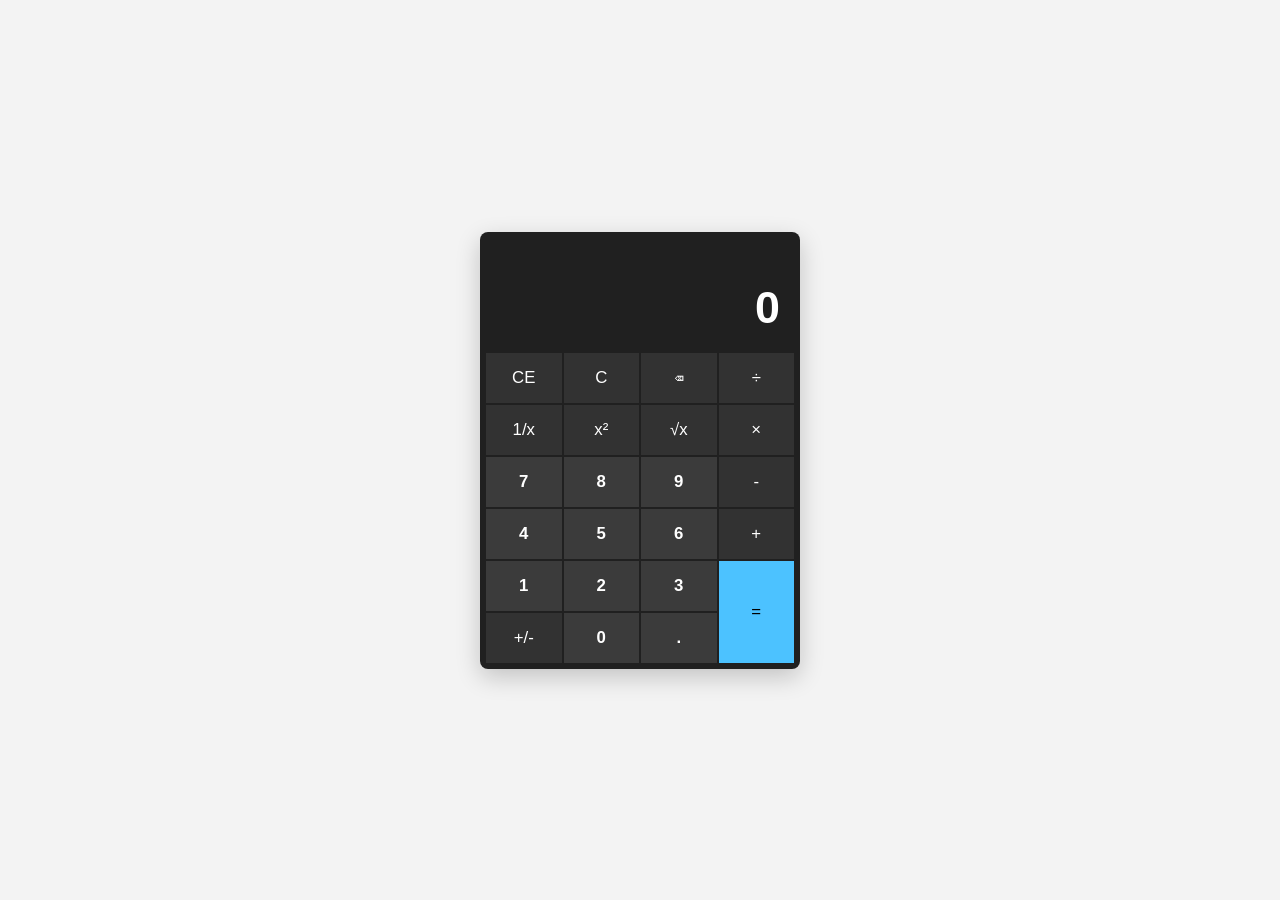
<file: index.html>
<!DOCTYPE html>
<html lang="ko">
<head>
    <meta charset="UTF-8">
    <meta name="viewport" content="width=device-width, initial-scale=1.0">
    <title>윈도우 스타일 계산기</title>
    <link rel="stylesheet" href="style.css">
</head>
<body>

    <div class="calculator">
        <!-- 상단 수식 및 결과 디스플레이 -->
        <div class="display-container">
            <div class="formula" id="formula"></div>
            <input type="text" class="display" id="display" readonly value="0">
        </div>
        
        <!-- 버튼 배열 -->
        <div class="buttons">
            <!-- 윈도우 계산기 상단 특수 기능 -->
            <button class="btn-func" onclick="clearDisplay()">CE</button>
            <button class="btn-func" onclick="clearAll()">C</button>
            <button class="btn-func" onclick="deleteLast()">⌫</button>
            <button class="btn-op" onclick="setOperator('/')">÷</button>

            <button class="btn-func" onclick="fraction()">1/x</button>
            <button class="btn-func" onclick="square()">x²</button>
            <button class="btn-func" onclick="sqrt()">√x</button>
            <button class="btn-op" onclick="setOperator('*')">×</button>

            <!-- 숫자 및 사칙연산 -->
            <button class="btn-num" onclick="appendNumber('7')">7</button>
            <button class="btn-num" onclick="appendNumber('8')">8</button>
            <button class="btn-num" onclick="appendNumber('9')">9</button>
            <button class="btn-op" onclick="setOperator('-')">-</button>

            <button class="btn-num" onclick="appendNumber('4')">4</button>
            <button class="btn-num" onclick="appendNumber('5')">5</button>
            <button class="btn-num" onclick="appendNumber('6')">6</button>
            <button class="btn-op" onclick="setOperator('+')">+</button>

            <button class="btn-num" onclick="appendNumber('1')">1</button>
            <button class="btn-num" onclick="appendNumber('2')">2</button>
            <button class="btn-num" onclick="appendNumber('3')">3</button>
            <button class="btn-op btn-equal" onclick="calculate()">=</button>

            <button class="btn-func" onclick="toggleSign()">+/-</button>
            <button class="btn-num" onclick="appendNumber('0')">0</button>
            <button class="btn-num" onclick="appendDot()">.</button>
        </div>
    </div>

    <script src="script.js"></script>
</body>
</html>
</file>
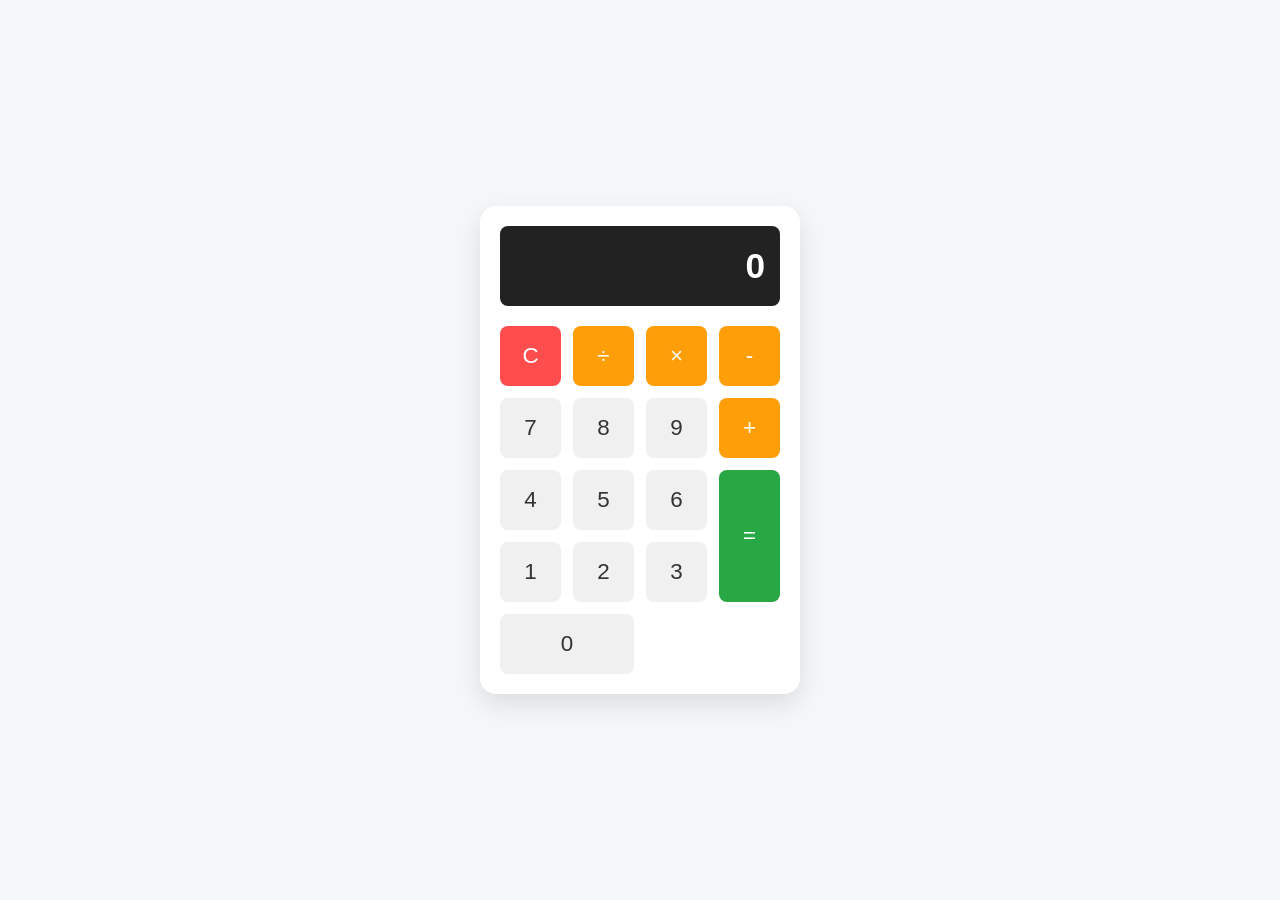
<file: .github/index.html>
<!DOCTYPE html>
<html lang="ko">
<head>
  <meta charset="UTF-8">
  <meta name="viewport" content="width=device-width, initial-scale=1.0">
  <title>사칙연산 계산기</title>
  <link rel="stylesheet" href="style.css">
</head>
<body>
  <div class="calculator">
    <div id="display" class="display">0</div>
    <div class="buttons">
      <button class="btn btn-clear" onclick="clearDisplay()">C</button>
      <button class="btn btn-operator" onclick="appendOperator('/')">÷</button>
      <button class="btn btn-operator" onclick="appendOperator('*')">×</button>
      <button class="btn btn-operator" onclick="appendOperator('-')">-</button>

      <button class="btn" onclick="appendNumber('7')">7</button>
      <button class="btn" onclick="appendNumber('8')">8</button>
      <button class="btn" onclick="appendNumber('9')">9</button>
      <button class="btn btn-operator" onclick="appendOperator('+')">+</button>

      <button class="btn" onclick="appendNumber('4')">4</button>
      <button class="btn" onclick="appendNumber('5')">5</button>
      <button class="btn" onclick="appendNumber('6')">6</button>
      <button class="btn btn-equal" onclick="calculate()">=</button>

      <button class="btn" onclick="appendNumber('1')">1</button>
      <button class="btn" onclick="appendNumber('2')">2</button>
      <button class="btn" onclick="appendNumber('3')">3</button>
      <button class="btn btn-zero" onclick="appendNumber('0')">0</button>
    </div>
  </div>

  <script src="script.js"></script>
</body>
</html>
</file>
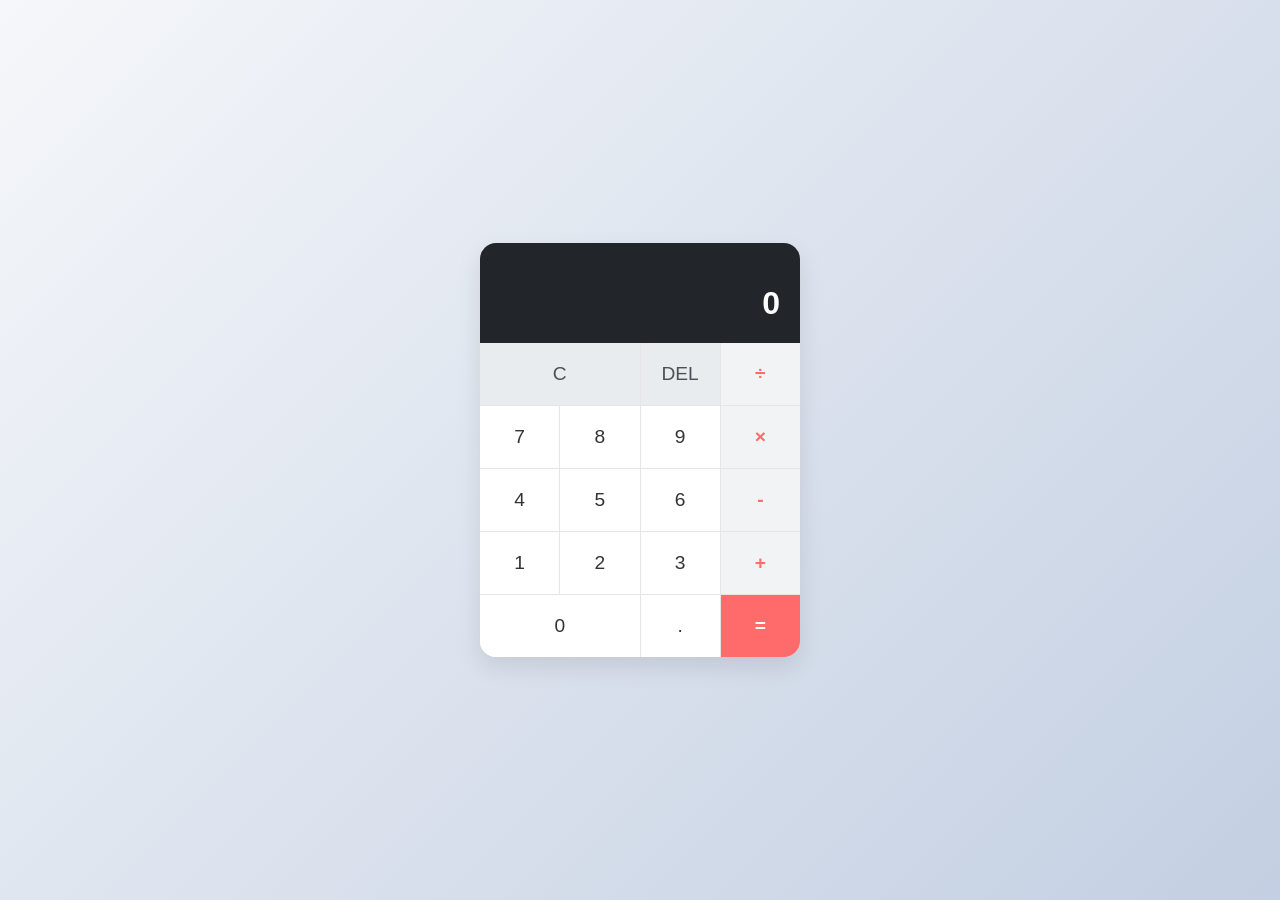
<file: calculator/index.html>
<!DOCTYPE html>
<html lang="ko">
<head>
    <meta charset="UTF-8">
    <meta name="viewport" content="width=device-width, initial-scale=1.0">
    <title>사칙연산 계산기</title>
    <link rel="stylesheet" href="style.css">
</head>
<body>
    <div class="calculator">
        <!-- 디스플레이 -->
        <div class="display">
            <div id="previous-operand" class="previous-operand"></div>
            <div id="current-operand" class="current-operand">0</div>
        </div>

        <!-- 버튼 그리드 -->
        <div class="buttons">
            <button class="btn span-two action-btn" data-action="clear">C</button>
            <button class="btn action-btn" data-action="delete">DEL</button>
            <button class="btn operator" data-operator="÷">÷</button>
            
            <button class="btn number" data-number="7">7</button>
            <button class="btn number" data-number="8">8</button>
            <button class="btn number" data-number="9">9</button>
            <button class="btn operator" data-operator="×">×</button>
            
            <button class="btn number" data-number="4">4</button>
            <button class="btn number" data-number="5">5</button>
            <button class="btn number" data-number="6">6</button>
            <button class="btn operator" data-operator="-">-</button>
            
            <button class="btn number" data-number="1">1</button>
            <button class="btn number" data-number="2">2</button>
            <button class="btn number" data-number="3">3</button>
            <button class="btn operator" data-operator="+">+</button>
            
            <button class="btn number span-two" data-number="0">0</button>
            <button class="btn number" data-number=".">.</button>
            <button class="btn equals" data-action="calculate">=</button>
        </div>
    </div>

    <script src="script.js"></script>
</body>
</html>
</file>
<file: style.css>
* {
    box-sizing: border-box;
    margin: 0;
    padding: 0;
    font-family: 'Segoe UI', -apple-system, BlinkMacSystemFont, sans-serif;
}

body {
    display: flex;
    justify-content: center;
    align-items: center;
    height: 100vh;
    background-color: #f3f3f3;
}

.calculator {
    width: 320px;
    background-color: #202020;
    border-radius: 8px;
    padding: 6px;
    box-shadow: 0 8px 24px rgba(0, 0, 0, 0.2);
}

/* 디스플레이 영역 */
.display-container {
    padding: 20px 14px;
    text-align: right;
    background-color: #202020;
}

.formula {
    height: 20px;
    font-size: 0.9rem;
    color: #a0a0a0;
    margin-bottom: 4px;
    overflow: hidden;
    text-overflow: ellipsis;
    white-space: nowrap;
}

.display {
    width: 100%;
    border: none;
    background: none;
    color: #ffffff;
    font-size: 2.8rem;
    font-weight: 600;
    text-align: right;
    outline: none;
}

/* 버튼 그리드 레이아웃 */
.buttons {
    display: grid;
    grid-template-columns: repeat(4, 1fr);
    gap: 2px; /* 윈도우 계산기 특유의 얇은 경계선 표현 */
}

button {
    height: 50px;
    border: none;
    font-size: 1.05rem;
    cursor: pointer;
    transition: background-color 0.1s;
}

/* 숫자 버튼 */
.btn-num {
    background-color: #3b3b3b;
    color: #ffffff;
    font-weight: bold;
}
.btn-num:hover {
    background-color: #323232;
}

/* 일반 기능 버튼 */
.btn-func {
    background-color: #323232;
    color: #ffffff;
}
.btn-func:hover {
    background-color: #3b3b3b;
}

/* 우측 연산자 버튼 */
.btn-op {
    background-color: #323232;
    color: #ffffff;
}
.btn-op:hover {
    background-color: #3b3b3b;
}

/* 윈도우 특유의 강조색(= 버튼) */
.btn-equal {
    background-color: #4cc2ff;
    color: #000000;
    grid-row: span 2; /* 높이를 2칸으로 확장 */
    height: 102px;
}
.btn-equal:hover {
    background-color: #00a3f5;
}
</file>
<file: .github/style.css>
* {
  box-sizing: border-box;
  margin: 0;
  padding: 0;
  font-family: 'Segoe UI', Tahoma, Geneva, Verdana, sans-serif;
}

body {
  display: flex;
  justify-content: center;
  align-items: center;
  min-height: 100vh;
  background-color: #f4f6f8;
}

.calculator {
  width: 320px;
  background-color: #ffffff;
  border-radius: 16px;
  box-shadow: 0 10px 25px rgba(0, 0, 0, 0.1);
  padding: 20px;
}

.display {
  width: 100%;
  height: 80px;
  background-color: #222222;
  color: #ffffff;
  font-size: 2.2rem;
  font-weight: 600;
  text-align: right;
  padding: 20px 15px;
  border-radius: 8px;
  margin-bottom: 20px;
  word-wrap: break-word;
  word-break: break-all;
  display: flex;
  align-items: center;
  justify-content: flex-end;
}

.buttons {
  display: grid;
  grid-template-columns: repeat(4, 1fr);
  gap: 12px;
}

.btn {
  height: 60px;
  border: none;
  border-radius: 8px;
  font-size: 1.4rem;
  font-weight: 500;
  background-color: #f0f0f0;
  color: #333333;
  cursor: pointer;
  transition: background-color 0.2s ease, transform 0.1s ease;
}

.btn:hover {
  background-color: #e0e0e0;
}

.btn:active {
  transform: scale(0.96);
}

.btn-operator {
  background-color: #fe9e09;
  color: #ffffff;
}

.btn-operator:hover {
  background-color: #e28d07;
}

.btn-clear {
  background-color: #ff4d4d;
  color: #ffffff;
}

.btn-clear:hover {
  background-color: #e63939;
}

.btn-equal {
  grid-row: span 2;
  height: 100%;
  background-color: #28a745;
  color: #ffffff;
}

.btn-equal:hover {
  background-color: #218838;
}

.btn-zero {
  grid-column: span 2;
}
</file>
<file: calculator/style.css>
* {
    box-sizing: border-box;
    margin: 0;
    padding: 0;
    font-family: 'Segoe UI', Tahoma, Geneva, Verdana, sans-serif;
}

body {
    display: flex;
    justify-content: center;
    align-items: center;
    height: 100vh;
    background: linear-gradient(135deg, #f5f7fa, #c3cfe2);
}

.calculator {
    background-color: #ffffff;
    border-radius: 16px;
    box-shadow: 0 10px 25px rgba(0, 0, 0, 0.1);
    width: 320px;
    overflow: hidden;
}

/* 디스플레이 영역 */
.display {
    background-color: #22252a;
    color: #ffffff;
    padding: 20px;
    text-align: right;
    display: flex;
    flex-direction: column;
    justify-content: space-around;
    min-height: 100px;
    word-break: break-all;
    word-wrap: break-word;
}

.previous-operand {
    color: rgba(255, 255, 255, 0.6);
    font-size: 1rem;
    min-height: 1.2rem;
}

.current-operand {
    color: #ffffff;
    font-size: 2rem;
    font-weight: 600;
}

/* 버튼 그리드 영역 */
.buttons {
    display: grid;
    grid-template-columns: repeat(4, 1fr);
    gap: 1px;
    background-color: #e5e5e5;
}

.btn {
    cursor: pointer;
    font-size: 1.2rem;
    border: none;
    outline: none;
    padding: 20px 0;
    background-color: #ffffff;
    transition: background-color 0.2s, transform 0.1s;
}

.btn:active {
    transform: scale(0.96);
}

.btn.number {
    background-color: #ffffff;
    color: #333333;
}

.btn.number:hover {
    background-color: #f8f9fa;
}

.btn.operator {
    background-color: #f1f3f5;
    color: #ff6b6b;
    font-weight: 600;
}

.btn.operator:hover {
    background-color: #e9ecef;
}

.btn.action-btn {
    background-color: #e9ecef;
    color: #495057;
}

.btn.action-btn:hover {
    background-color: #dee2e6;
}

.btn.equals {
    background-color: #ff6b6b;
    color: #ffffff;
    font-weight: 600;
}

.btn.equals:hover {
    background-color: #fa5252;
}

.span-two {
    grid-column: span 2;
}
</file>
